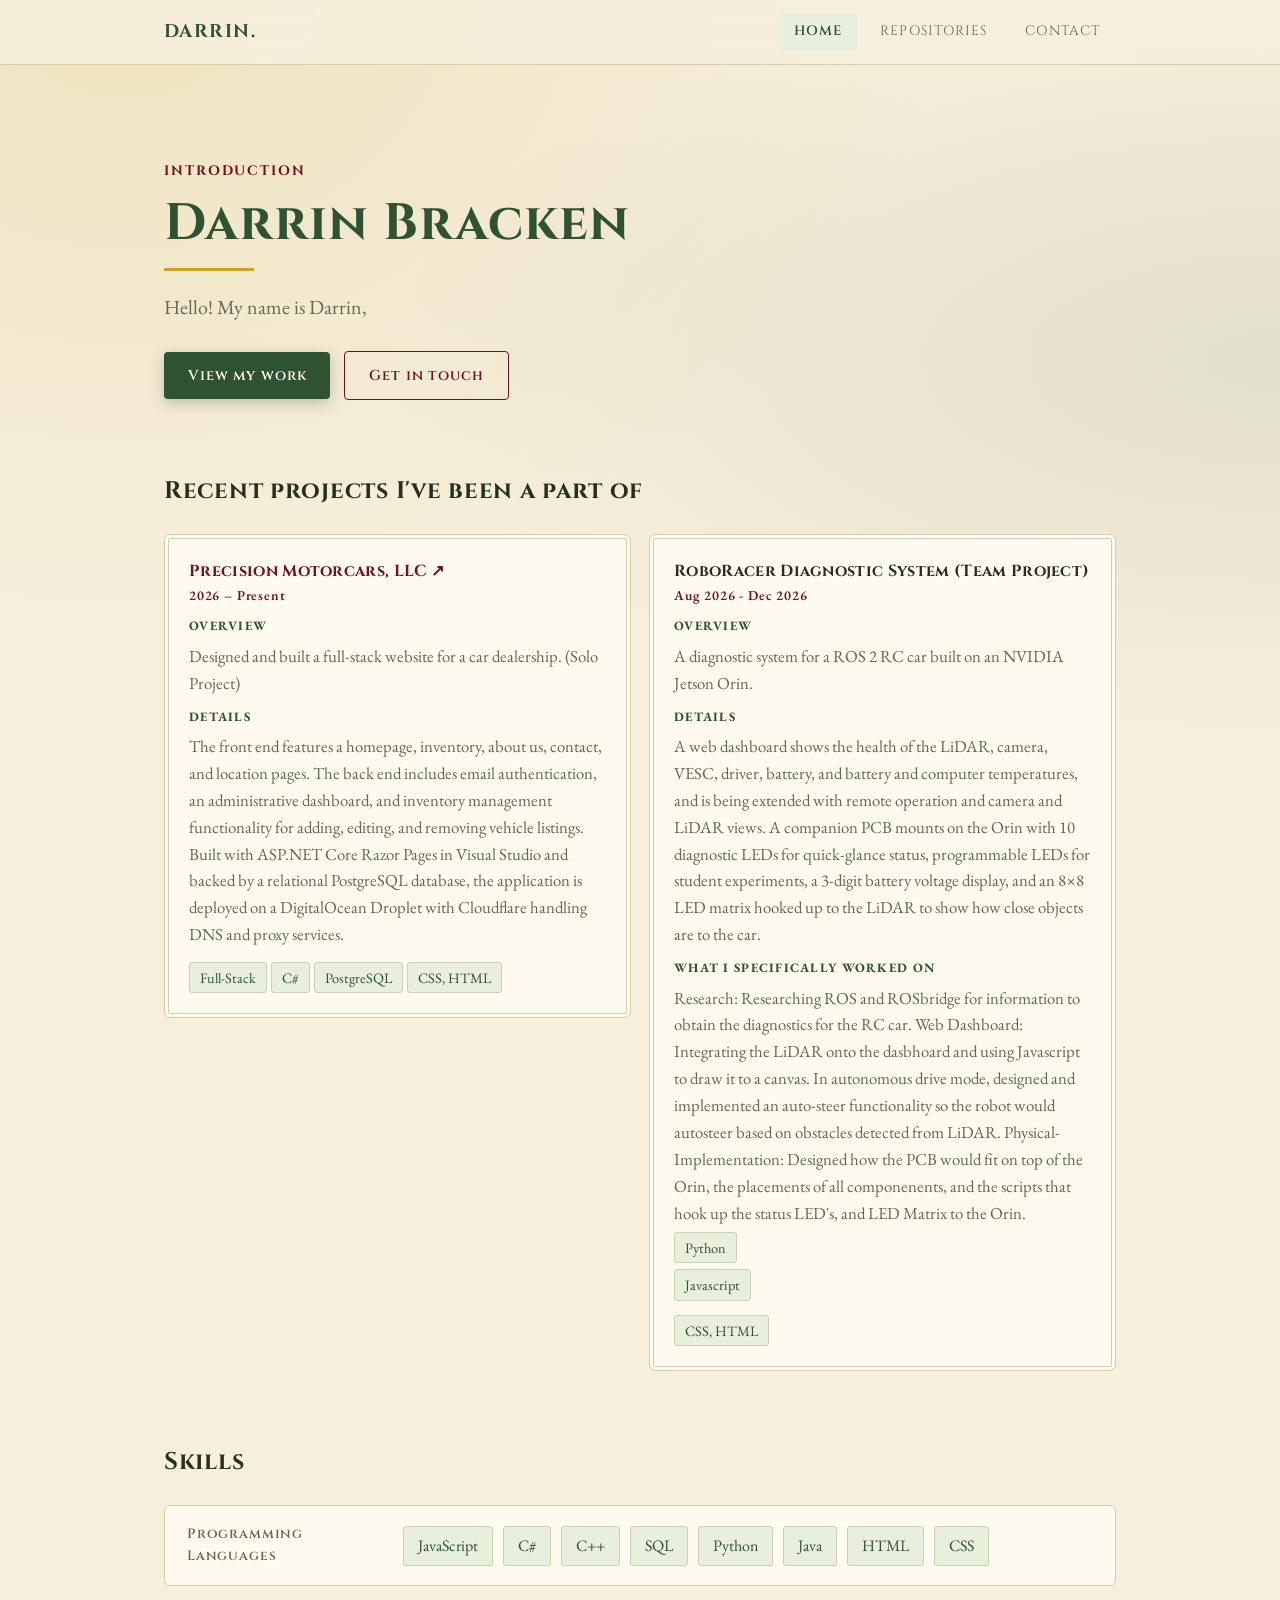
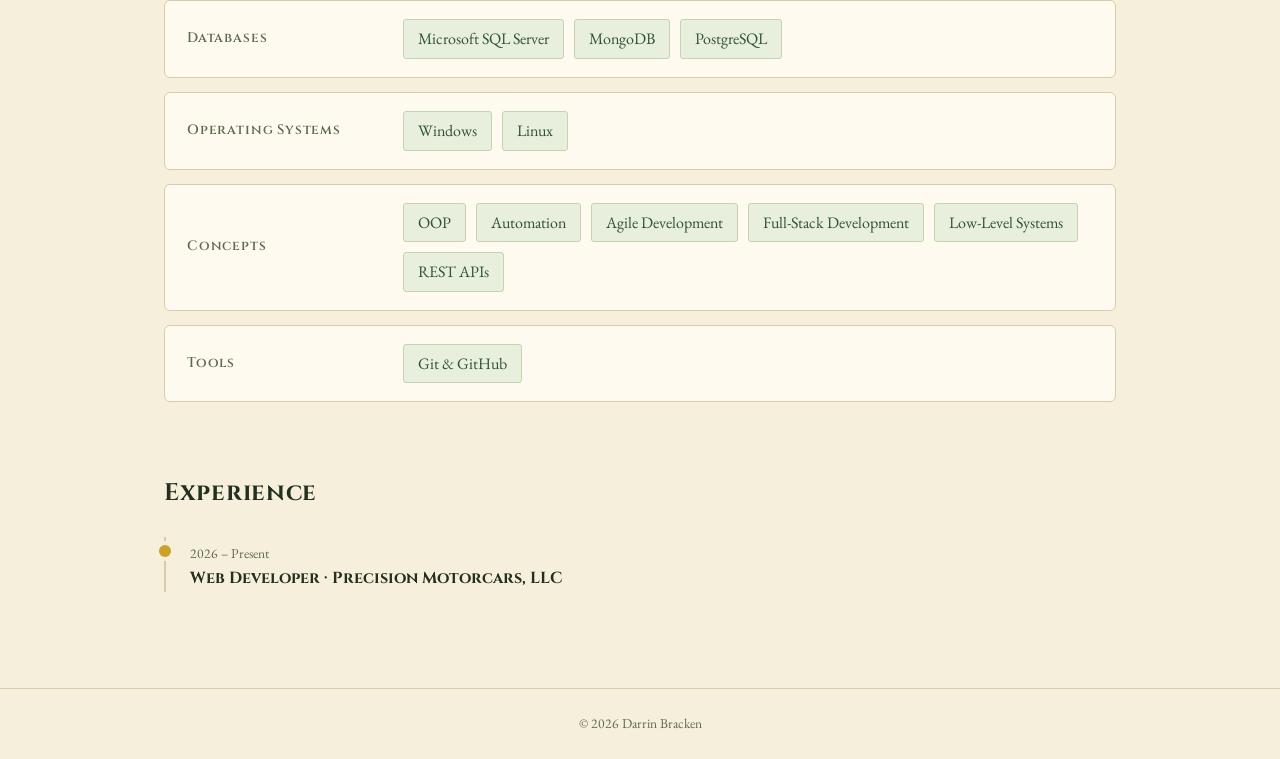
<file: index.html>
<!DOCTYPE html>
<html lang="en">

<head>
  <meta charset="UTF-8">
  <meta name="viewport" content="width=device-width, initial-scale=1.0">
  <title>Darrin Bracken | Portfolio</title>
  <meta name="description" content="Personal portfolio of Darrin Bracken">
  <link rel="stylesheet" href="style.css">
</head>

<body>
  <nav class="nav">
    <div class="container">
      <a class="logo" href="./">Darrin<span>.</span></a>
      <ul>
        <li><a class="active" href="./">Home</a></li>
        <li><a href="repositories">Repositories</a></li>
        <li><a href="contact">Contact</a></li>
      </ul>
    </div>
  </nav>

  <main class="container">
    <section class="hero">
      <p class="eyebrow">Introduction</p>
      <h1>Darrin <span class="gradient">Bracken</span></h1>
      <p class="lead">Hello! My name is Darrin,
        </p>
      <a class="btn" href="repositories">View my work</a>
      <a class="btn ghost" href="contact">Get in touch</a>
    </section>

    <section id="projects">
      <h2>Recent projects I've been a part of</h2>
      <div class="grid">
        <article class="card">
          <h3><a href="https://precisionmotorcarsutah.com" target="_blank" rel="noopener">Precision Motorcars, LLC ↗</a></h3>
          <p class="date">2026 – Present</p>
          <h4>Overview</h4>
          <p>Designed and built a full-stack website for a car dealership. (Solo Project)</p>
          <h4>Details</h4>
          <p>The front end features a homepage, inventory, about us, contact, and location pages. The back end includes email authentication, an administrative dashboard, and inventory management functionality for adding, editing, and removing vehicle listings. Built with ASP.NET Core Razor Pages in Visual Studio and backed by a relational PostgreSQL database, the application is deployed on a DigitalOcean Droplet with Cloudflare handling DNS and proxy services.</p>        
          <div><span class="tag">Full-Stack</span> <span class="tag">C#</span> <span class="tag">PostgreSQL</span> <span class="tag">CSS, HTML</span></div>
        </article>
        <article class="card">
          <h3>RoboRacer Diagnostic System (Team Project)</h3>
          <p class="date">Aug 2026 - Dec 2026</p>
          <h4>Overview</h4>
          <p>A diagnostic system for a ROS 2 RC car built on an NVIDIA Jetson Orin.</p>
          <h4>Details</h4>
          <p>A web dashboard shows the health of the LiDAR, camera, VESC, driver, battery, and battery and computer temperatures, and is being extended with remote operation and camera and LiDAR views. A companion PCB mounts on the Orin with 10 diagnostic LEDs for quick-glance status, programmable LEDs for student experiments, a 3-digit battery voltage display, and an 8×8 LED matrix hooked up to the LiDAR to show how close objects are to the car.</p>
          <h4>What I Specifically Worked on</h4>
          <p>Research: Researching ROS and ROSbridge for information to obtain the diagnostics for the RC car. 
            Web Dashboard: Integrating the LiDAR onto the dasbhoard and using Javascript to draw it to a canvas. In autonomous drive mode, designed and implemented an auto-steer functionality so the robot would autosteer based on obstacles detected from LiDAR.
            Physical-Implementation: Designed how the PCB would fit on top of the Orin, the placements of all componenents, and the scripts that hook up the status LED's, and LED Matrix to the Orin. </p>
          <div><span class="tag">Python</span></div>
          <div><span class="tag">Javascript</span></div>
          <div><span class="tag">CSS, HTML</span></div>
        </article>
      </div>
    </section>

    <section id="skills">
      <h2>Skills</h2>
      <div class="skill-rows">
        <div class="skill-row">
          <h3>Programming Languages</h3>
          <div class="skills">
            <span class="tag">JavaScript</span>
            <span class="tag">C#</span>
            <span class="tag">C++</span>
            <span class="tag">SQL</span>
            <span class="tag">Python</span>
            <span class="tag">Java</span>
            <span class="tag">HTML</span>
            <span class="tag">CSS</span>
            
          </div>
        </div>
        <div class="skill-row">
          <h3>Databases</h3>
          <div class="skills">
            <span class="tag">Microsoft SQL Server</span>
            <span class="tag">MongoDB</span>
            <span class="tag">PostgreSQL</span>
          </div>
        </div>
        <div class="skill-row">
          <h3>Operating Systems</h3>
          <div class="skills">
            <span class="tag">Windows</span>
            <span class="tag">Linux</span>
          </div>
        </div>
        <div class="skill-row">
          <h3>Concepts</h3>
          <div class="skills">
            <span class="tag">OOP</span>
            <span class="tag">Automation</span>
            <span class="tag">Agile Development</span>
            <span class="tag">Full-Stack Development</span>
            <span class="tag">Low-Level Systems</span>
            <span class="tag">REST APIs</span>
          </div>
        </div>
        <div class="skill-row">
          <h3>Tools</h3>
          <div class="skills">
            <span class="tag">Git &amp; GitHub</span>
          </div>
        </div>
      </div>
    </section>

    <section id="experience">
      <h2>Experience</h2>
      <div class="timeline">
        <div class="item">
          <span class="when">2026 – Present</span>
          <h3>Web Developer · Precision Motorcars, LLC</h3>
          <p></p>
        </div>
      </div>
    </section>
  </main>

  <footer>© <span id="year"></span> Darrin Bracken</footer>
  <script>document.getElementById("year").textContent = new Date().getFullYear();</script>
</body>

</html>
</file>
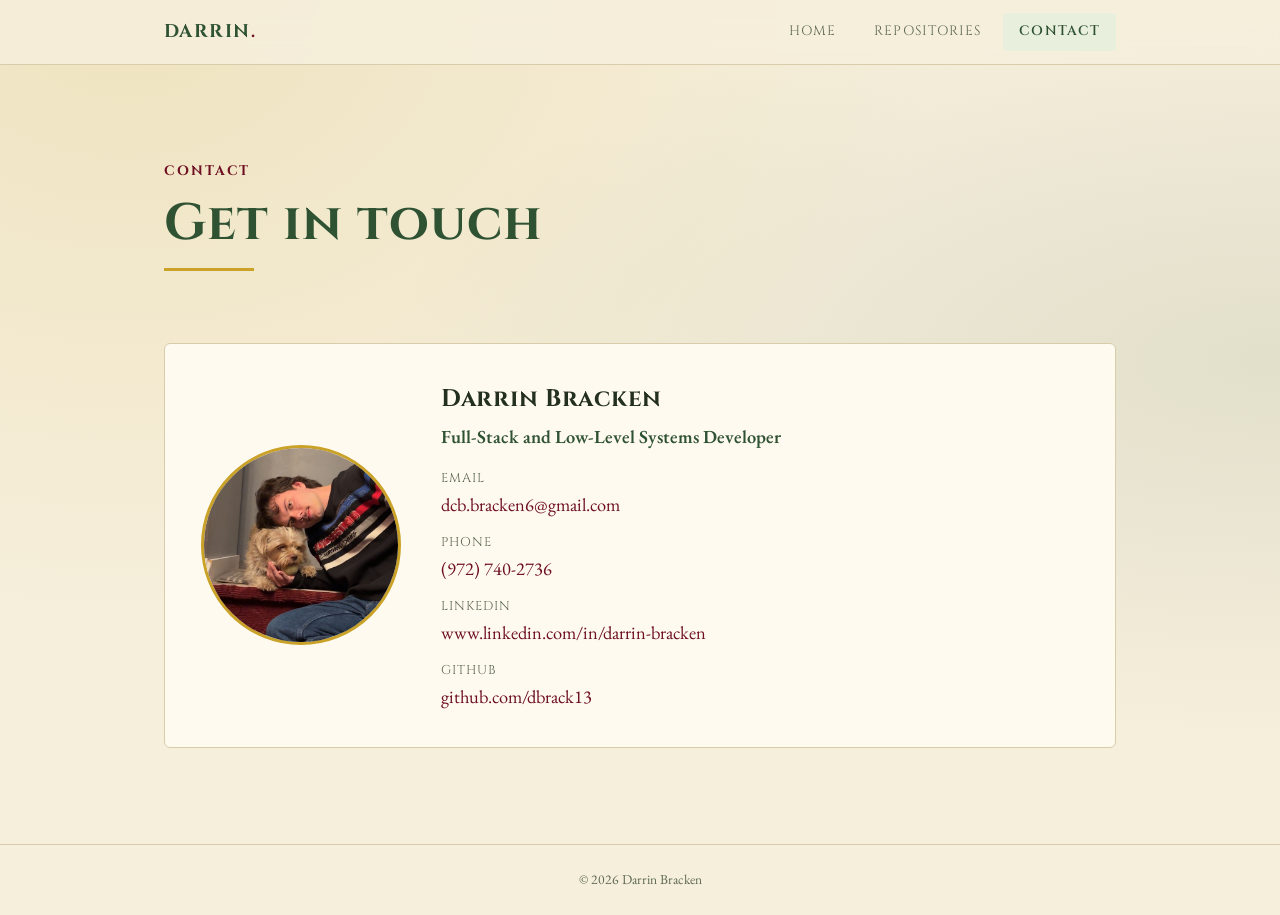
<file: contact.html>
<!DOCTYPE html>
<html lang="en">
<head>
  <meta charset="UTF-8">
  <meta name="viewport" content="width=device-width, initial-scale=1.0">
  <title>Contact | Darrin Bracken</title>
  <link rel="stylesheet" href="style.css">
</head>
<body>
  <nav class="nav">
    <div class="container">
      <a class="logo" href="./">Darrin<span>.</span></a>
      <ul>
        <li><a href="./">Home</a></li>
        <li><a href="repositories">Repositories</a></li>
        <li><a class="active" href="contact">Contact</a></li>
      </ul>
    </div>
  </nav>

  <main class="container">
    <section class="hero">
      <p class="eyebrow">Contact</p>
      <h1>Get in <span class="gradient">touch</span></h1>
    </section>

    <section>
      <div class="contact-card">
        <img class="photo" src="images/me and cinnamon.jpg" alt="Photo of Darrin Bracken">
        <div>
          <h2 style="margin-bottom:4px">Darrin Bracken</h2>
          <p class="gradient" style="font-weight:600">Full-Stack and Low-Level Systems Developer</p>
          <ul class="contact-list">
            <li><span class="label">Email</span><a href="mailto:dcb.bracken6@gmail.com">dcb.bracken6@gmail.com</a></li>
            <li><span class="label">Phone</span><a href="tel:+19727402736">(972) 740-2736</a></li>
            <li><span class="label">LinkedIn</span><a href="www.linkedin.com/in/darrin-bracken" target="_blank" rel="noopener">www.linkedin.com/in/darrin-bracken</a></li>
            <li><span class="label">GitHub</span><a href="https://github.com/dbrack13">github.com/dbrack13</a></li>
          </ul>
        </div>
      </div>
    </section>
  </main>

  <footer>© <span id="year"></span> Darrin Bracken</footer>
  <script>document.getElementById("year").textContent = new Date().getFullYear();</script>
</body>
</html>
</file>
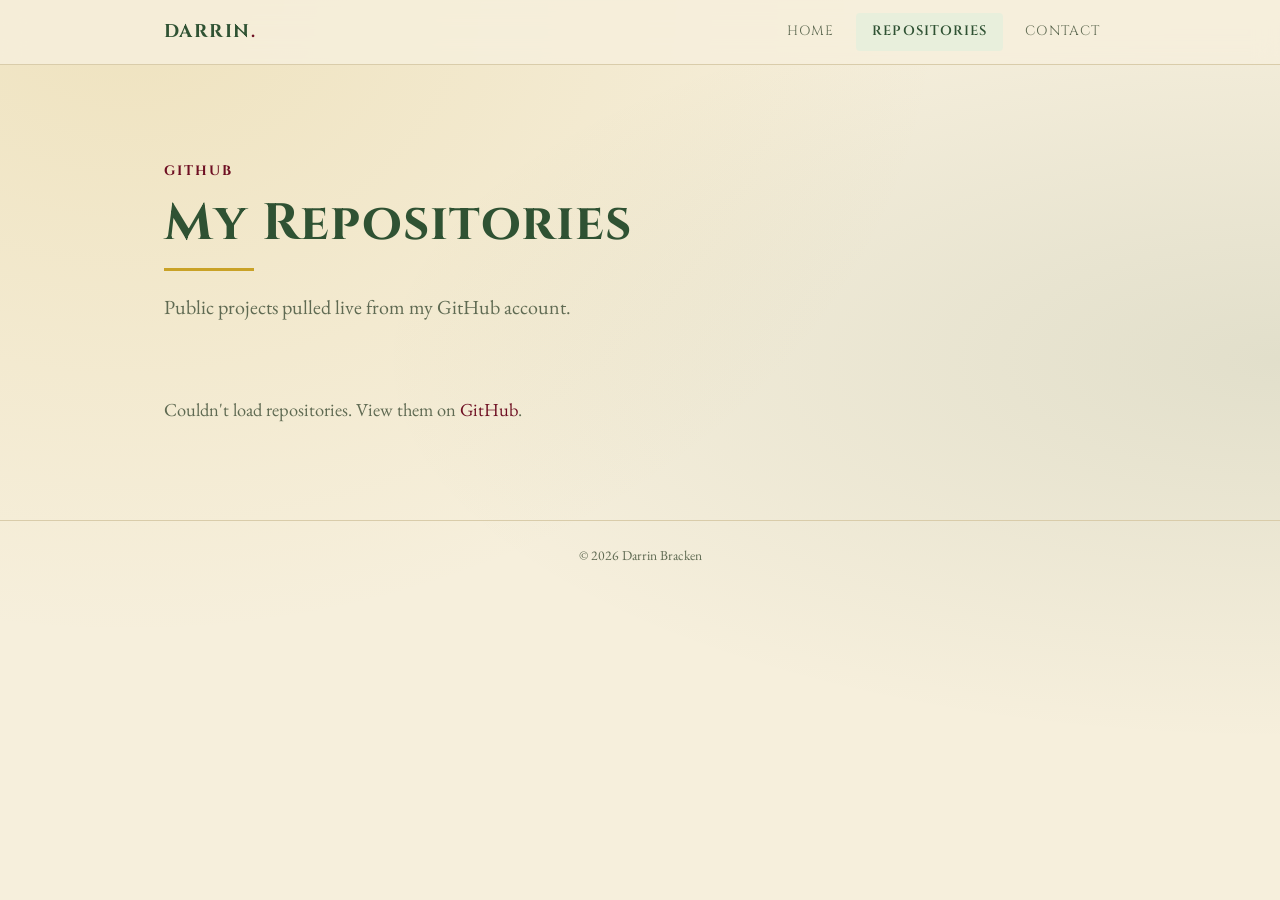
<file: repositories.html>
<!DOCTYPE html>
<html lang="en">
<head>
  <meta charset="UTF-8">
  <meta name="viewport" content="width=device-width, initial-scale=1.0">
  <title>Repositories | Darrin Bracken</title>
  <link rel="stylesheet" href="style.css">
</head>
<body>
  <nav class="nav">
    <div class="container">
      <a class="logo" href="./">Darrin<span>.</span></a>
      <ul>
        <li><a href="./">Home</a></li>
        <li><a class="active" href="repositories">Repositories</a></li>
        <li><a href="contact">Contact</a></li>
      </ul>
    </div>
  </nav>

  <main class="container">
    <section class="hero">
      <p class="eyebrow">GitHub</p>
      <h1>My <span class="gradient">Repositories</span></h1>
      <p class="lead">Public projects pulled live from my GitHub account.</p>
    </section>

    <section>
      <p id="repo-status" class="status">Loading repositories…</p>
      <div id="repo-grid" class="grid"></div>
    </section>
  </main>

  <footer>© <span id="year"></span> Darrin Bracken</footer>
  <script>document.getElementById("year").textContent = new Date().getFullYear();</script>
  <script src="script.js"></script>
</body>
</html>
</file>
<file: style.css>
@import url('https://fonts.googleapis.com/css2?family=Cinzel:wght@500;700&family=EB+Garamond:ital,wght@0,400;0,500;0,600;1,400&display=swap');

:root {
  --bg: #f6efdc;
  --surface: #fffaf0;
  --surface-2: #e8efdc;
  --border: #d9ccaa;
  --text: #24301f;
  --muted: #5f6a52;
  --accent: #2f5233;
  --accent-2: #6e0f22;
  --gold: #c9a227;
  --radius: 6px;
  --font-head: "Cinzel", Georgia, serif;
  --font-body: "EB Garamond", Georgia, serif;
}

* { box-sizing: border-box; margin: 0; padding: 0; }
html { scroll-behavior: smooth; }

body {
  font-family: var(--font-body);
  font-size: 1.15rem;
  background: var(--bg);
  background-image: radial-gradient(ellipse at 10% 0%, rgba(201, 162, 39, 0.16), transparent 50%),
                    radial-gradient(ellipse at 100% 40%, rgba(47, 82, 51, 0.10), transparent 50%);
  background-repeat: no-repeat;
  background-attachment: fixed;
  color: var(--text);
  line-height: 1.6;
  min-height: 100vh;
}

h1, h2, h3, .logo, .eyebrow, .btn, .nav li a, .label { font-family: var(--font-head); }
h1 { color: var(--accent); }
h1::after { content: ""; display: block; width: 90px; height: 3px; margin-top: 14px; background: var(--gold); }

a { color: var(--accent-2); text-decoration: none; }
a:hover { text-decoration: underline; }

.container { max-width: 1000px; margin: 0 auto; padding: 0 24px; }

/* Nav */
.nav {
  position: sticky; top: 0; z-index: 10;
  background: rgba(246, 239, 220, 0.85);
  backdrop-filter: blur(12px);
  border-bottom: 1px solid var(--border);
}
.nav .container { display: flex; align-items: center; justify-content: space-between; height: 64px; }
.logo { font-weight: 700; color: var(--accent); letter-spacing: 0.08em; text-transform: uppercase; }
.logo span { color: var(--accent-2); }
.nav ul { display: flex; gap: 6px; list-style: none; }
.nav li a {
  display: block; padding: 8px 16px; border-radius: 4px;
  color: var(--muted); font-size: 0.85rem; letter-spacing: 0.08em; text-transform: uppercase; transition: 0.2s;
}
.nav li a:hover { color: var(--text); background: var(--surface); text-decoration: none; }
.nav li a.active { color: var(--accent); background: var(--surface-2); font-weight: 600; }

/* Sections */
section { padding: 72px 0 0; }
section:last-of-type { padding-bottom: 96px; }
h1 { font-size: clamp(2rem, 5.5vw, 3.2rem); line-height: 1.15; letter-spacing: 0.02em; }
h2 { font-size: 1.5rem; letter-spacing: 0.03em; margin-bottom: 24px; }
.gradient {
  color: var(--accent);
}
.eyebrow { color: var(--accent-2); font-weight: 700; font-size: 0.85rem; letter-spacing: 0.14em; text-transform: uppercase; margin-bottom: 12px; }
.lead { color: var(--muted); font-size: 1.25rem; max-width: 640px; margin-top: 20px; }
.hero { padding-top: 96px; }

.btn {
  display: inline-block; margin-top: 28px; padding: 12px 24px; border-radius: 4px; letter-spacing: 0.06em; font-size: 0.9rem;
  background: var(--accent); color: #fffaf0; font-weight: 600; transition: 0.2s;
}
.btn { box-shadow: 0 4px 14px rgba(47, 82, 51, 0.28); }
.btn:hover { background: #3b6640; text-decoration: none; transform: translateY(-1px); }
.btn.ghost { background: transparent; border: 1px solid var(--accent-2); color: var(--accent-2); margin-left: 10px; box-shadow: none; }
.btn.ghost:hover { background: var(--accent-2); color: #fffaf0; }

/* Cards */
.grid { display: grid; grid-template-columns: repeat(auto-fill, minmax(310px, 1fr)); gap: 18px; align-items: start; }
.card {
  background: var(--surface); border: 1px solid var(--border); border-radius: var(--radius);
  box-shadow: inset 0 0 0 3px var(--surface), inset 0 0 0 4px var(--border);
  padding: 24px; transition: 0.2s; display: flex; flex-direction: column; gap: 6px;
}
.card:hover { border-color: var(--gold); transform: translateY(-3px); box-shadow: inset 0 0 0 3px var(--surface), inset 0 0 0 4px var(--gold), 0 8px 24px rgba(36, 48, 31, 0.14); }
.card h3 { font-size: 1rem; letter-spacing: 0.02em; }
.card p { color: var(--muted); font-size: 1.05rem; }
.card p.date { font-size: 0.85rem; letter-spacing: 0.06em; color: var(--accent-2); font-weight: 600; margin-top: -6px; }
.card h4 { font-size: 0.8rem; letter-spacing: 0.1em; text-transform: uppercase; color: var(--accent); margin-top: 4px; }
.card > div:last-child { margin-top: 8px; }
.meta { display: flex; gap: 14px; flex-wrap: wrap; font-size: 0.85rem; color: var(--muted); }
.tag {
  display: inline-block; padding: 3px 10px; border-radius: 3px; font-size: 0.9rem;
  background: var(--surface-2); color: var(--accent); border: 1px solid #c5d3b0;
}

/* Skills */
.skills { display: flex; flex-wrap: wrap; gap: 10px; }
.skills .tag { font-size: 1rem; padding: 6px 14px; }

.skill-rows { display: grid; gap: 14px; }
.skill-row {
  display: grid; grid-template-columns: 200px 1fr; gap: 16px; align-items: center;
  background: var(--surface); border: 1px solid var(--border); border-radius: var(--radius); padding: 18px 22px;
}
.skill-row h3 { font-size: 0.85rem; letter-spacing: 0.06em; color: var(--muted); font-weight: 600; }
@media (max-width: 560px) { .skill-row { grid-template-columns: 1fr; gap: 10px; } }

/* Timeline */
.timeline { border-left: 2px solid var(--border); padding-left: 24px; display: grid; gap: 28px; }
.timeline .item { position: relative; }
.timeline .item::before {
  content: ""; position: absolute; left: -31px; top: 8px; width: 12px; height: 12px;
  border-radius: 50%; background: var(--gold); box-shadow: 0 0 0 4px var(--bg);
}
.timeline .when { color: var(--muted); font-size: 0.85rem; }
.timeline h3 { font-size: 1rem; }
.timeline p { color: var(--muted); font-size: 1.05rem; }

/* Contact */
.contact-card {
  display: flex; gap: 40px; align-items: center; flex-wrap: wrap;
  background: var(--surface); border: 1px solid var(--border); border-radius: var(--radius); padding: 36px;
}
.photo {
  width: 200px; height: 200px; border-radius: 50%; object-fit: cover;
  border: 3px solid var(--gold); background: var(--surface-2);
}
.contact-list { list-style: none; display: grid; gap: 14px; margin-top: 18px; }
.contact-list .label { display: block; color: var(--muted); font-size: 0.8rem; text-transform: uppercase; letter-spacing: 0.08em; }

.status { color: var(--muted); }
footer { border-top: 1px solid var(--border); padding: 24px 0; text-align: center; color: var(--muted); font-size: 0.85rem; }

@media (max-width: 560px) {
  .nav li a { padding: 8px 10px; font-size: 0.9rem; }
  .contact-card { padding: 24px; justify-content: center; text-align: center; }
}
</file>
